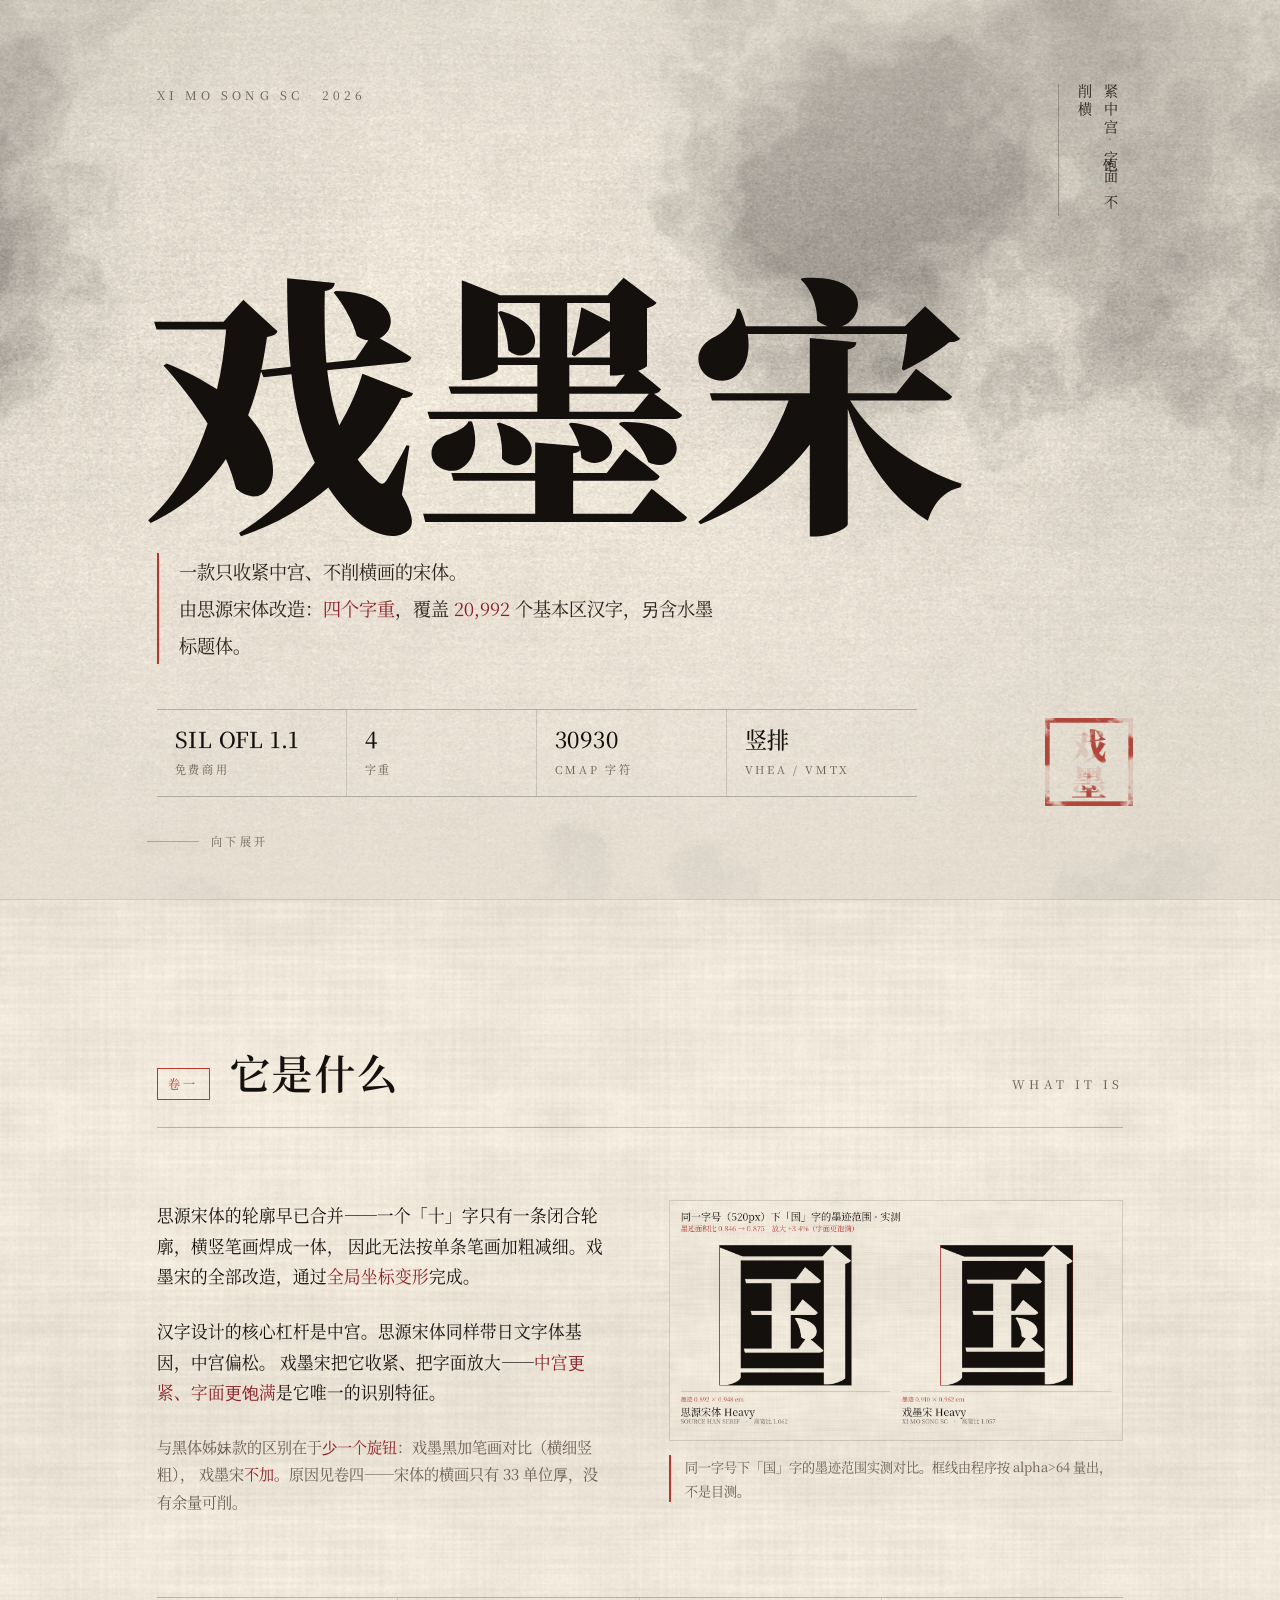
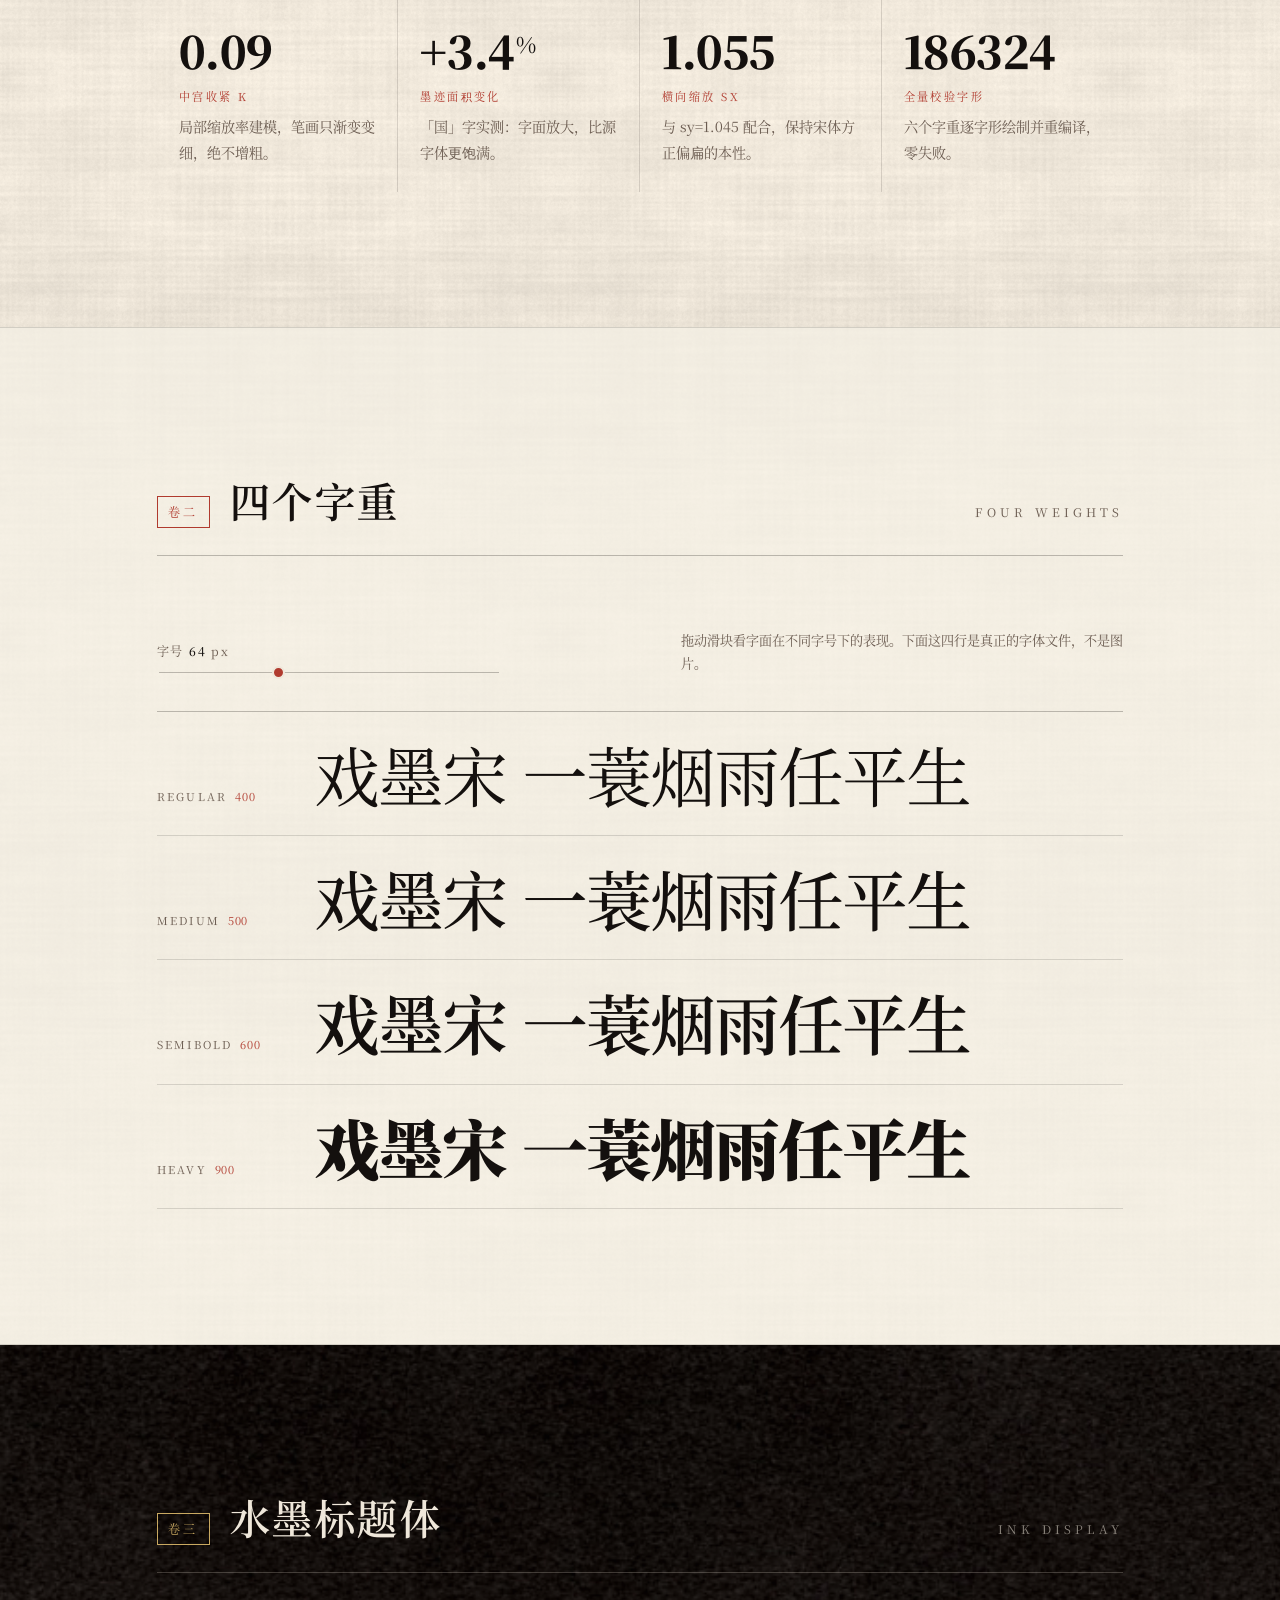
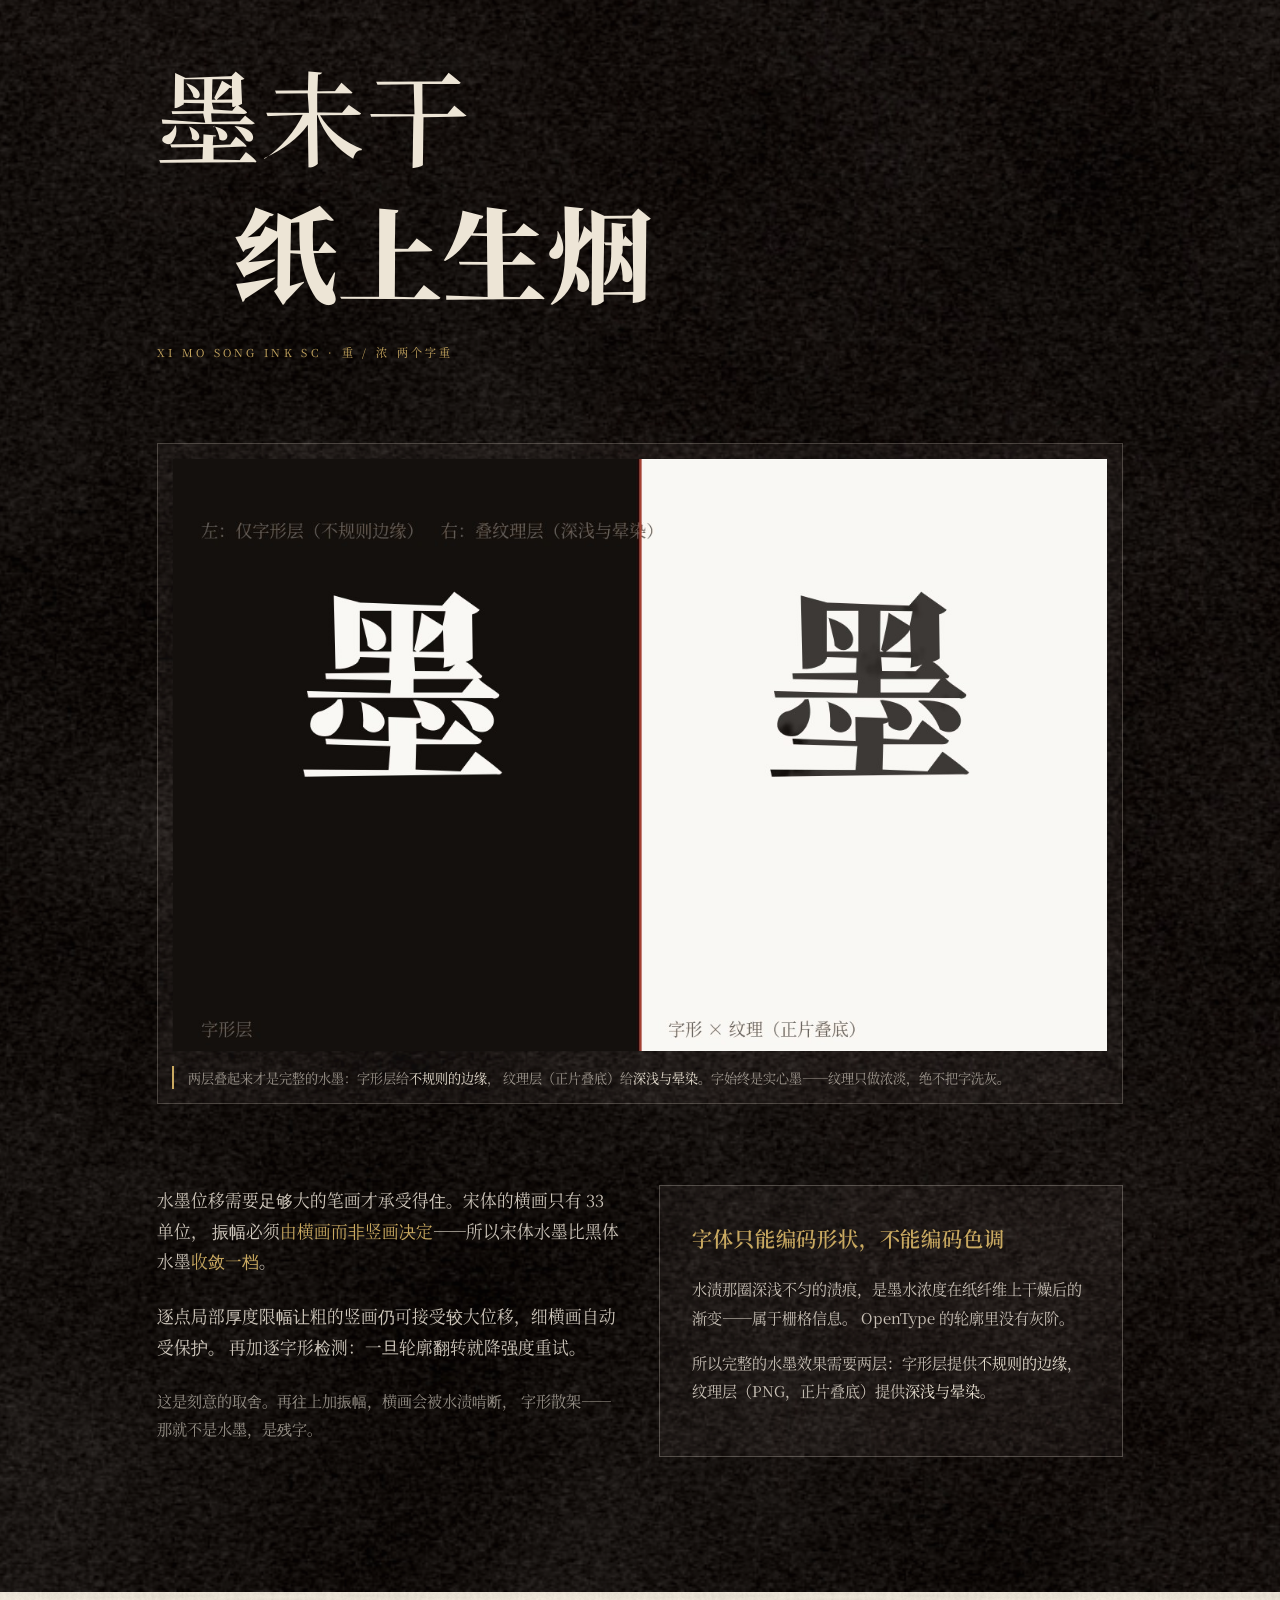
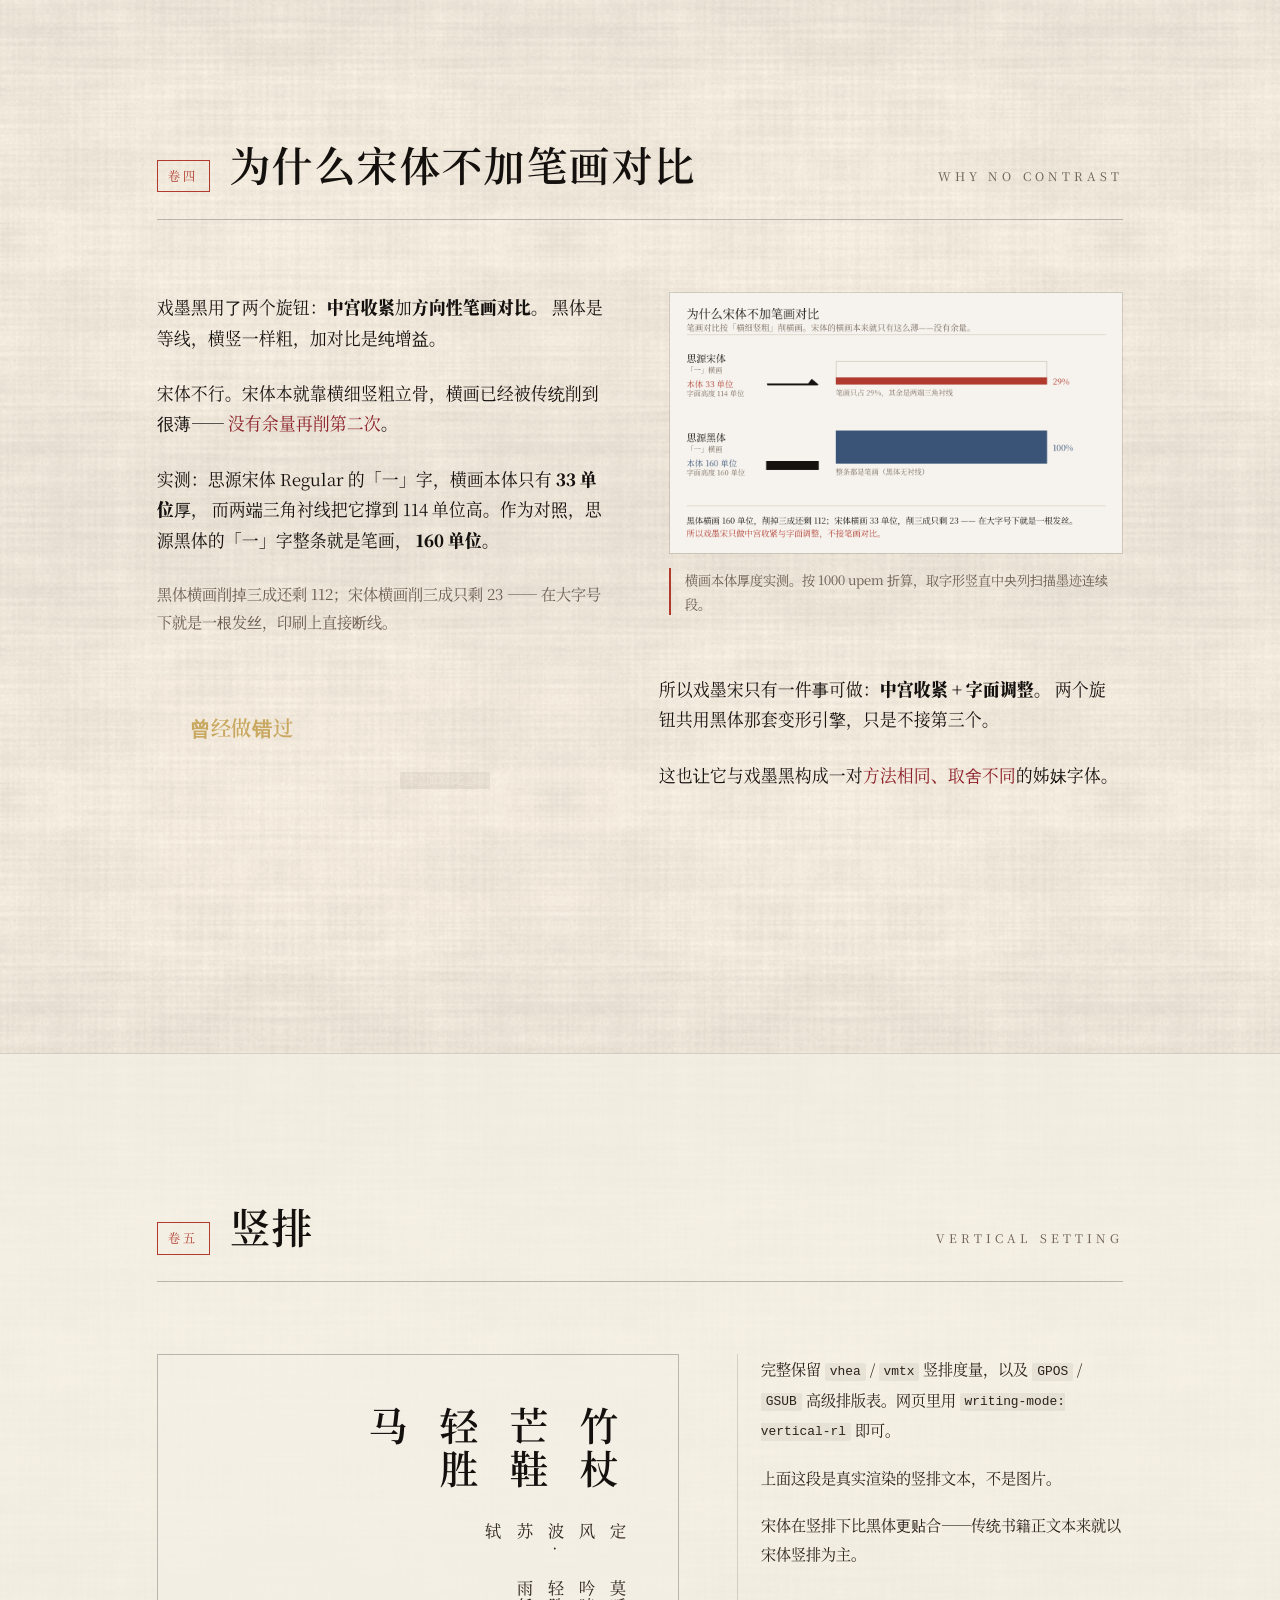
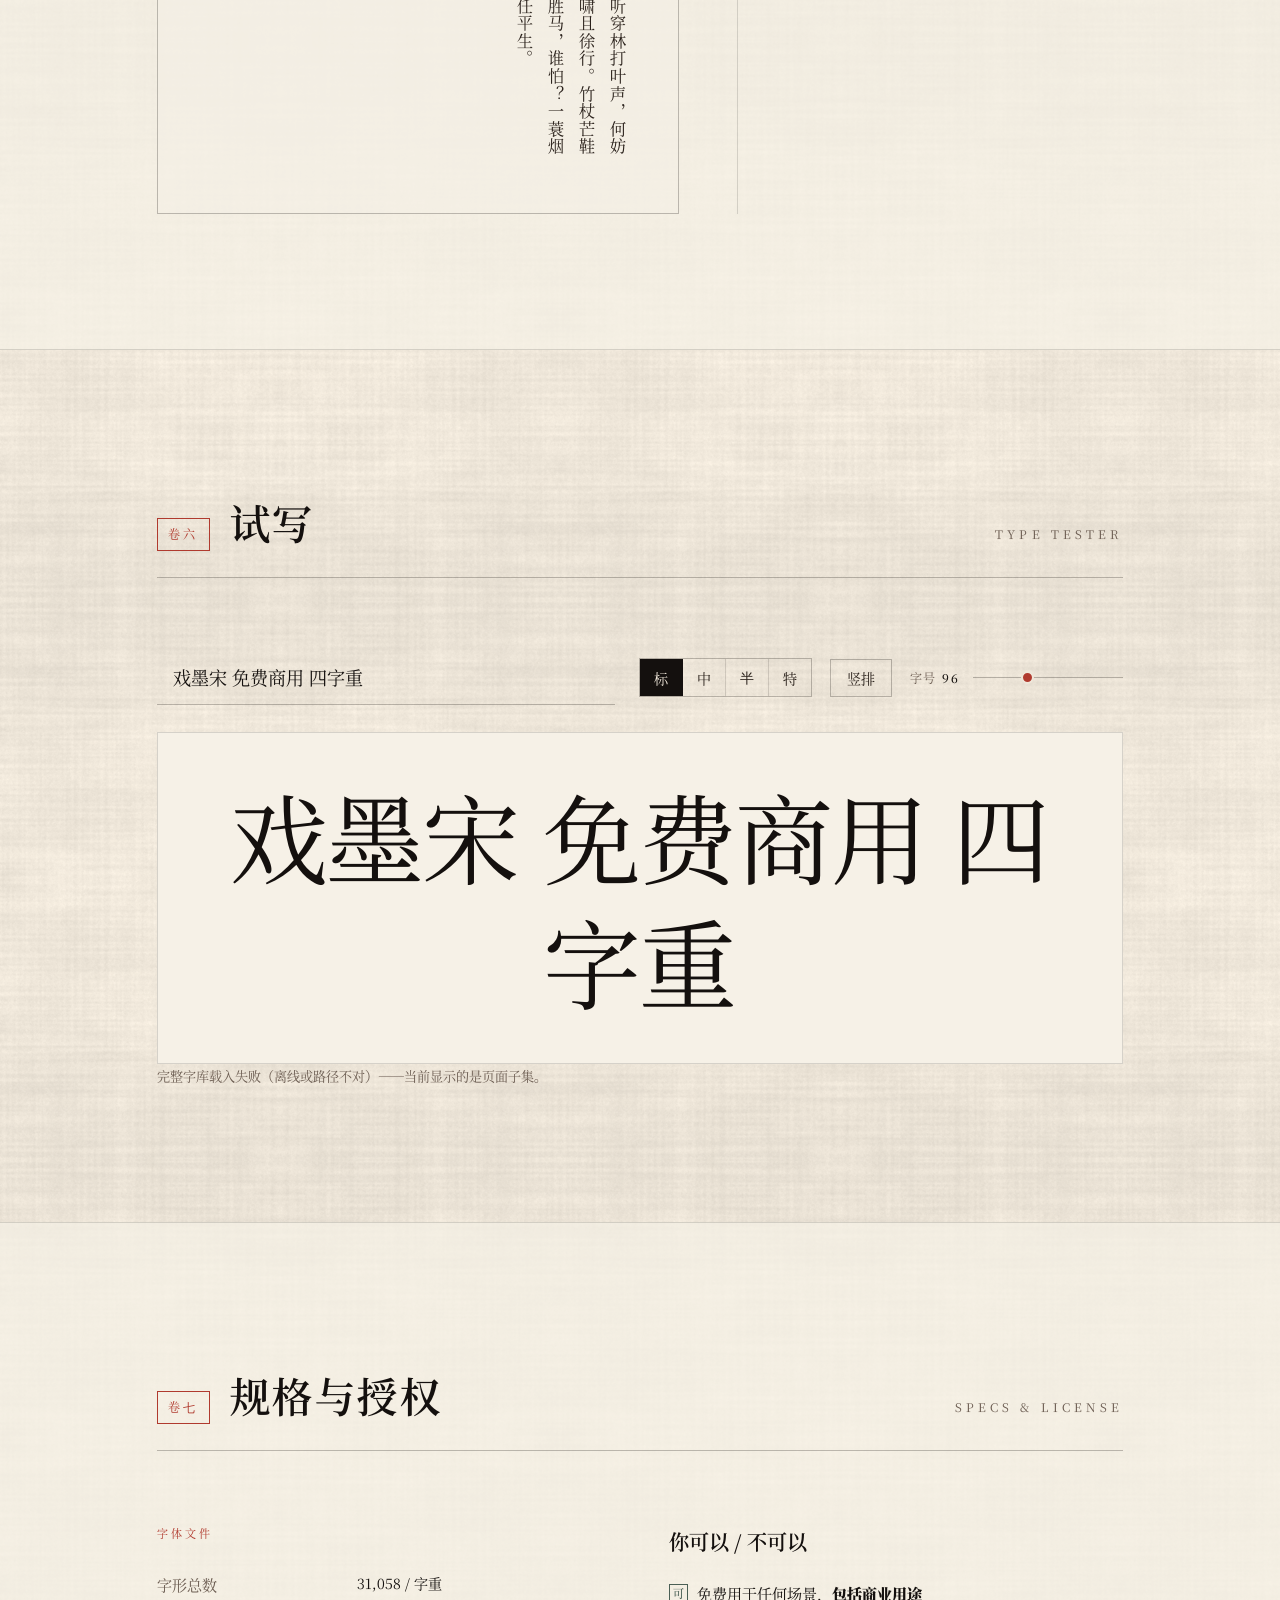
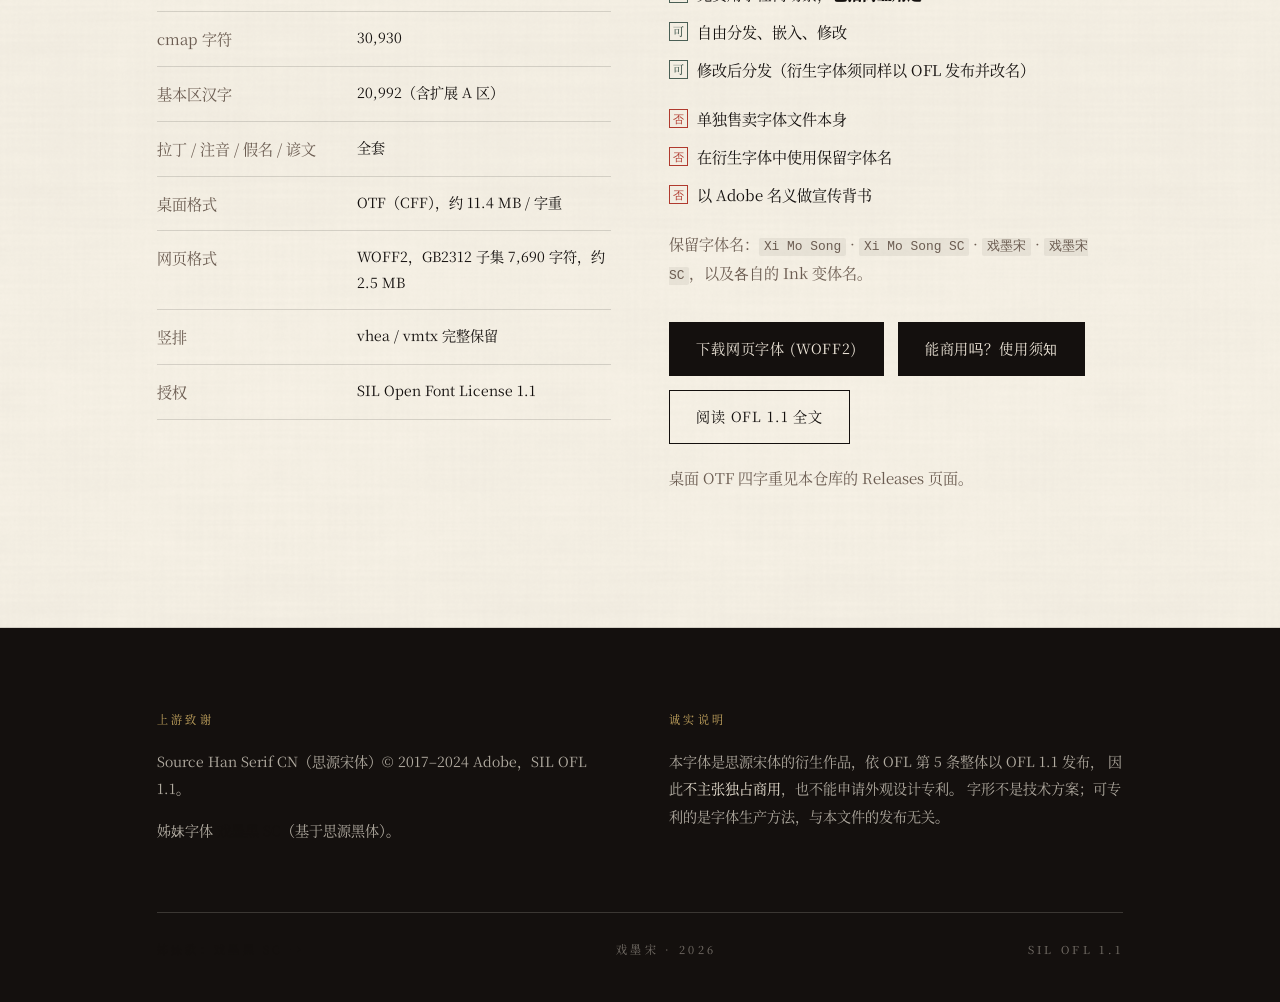
<file: index.html>
<!DOCTYPE html>
<html lang="zh-CN">
<head>
<meta charset="utf-8">
<meta name="viewport" content="width=device-width, initial-scale=1">
<title>戏墨宋 SC · 一款只收紧中宫、不削横画的宋体</title>
<meta name="description" content="戏墨宋 SC —— 基于思源宋体改造的宋体，四字重 + 水墨标题体两字重，20992 个基本区汉字，支持竖排，SIL OFL 1.1 免费商用。">
<link rel="stylesheet" href="style.css">
<link rel="preload" href="fonts/ximosong-heavy.woff2" as="font" type="font/woff2" crossorigin>
<link rel="preload" href="fonts/ximosong-regular.woff2" as="font" type="font/woff2" crossorigin>
<link rel="icon" href="img/seal.png">
</head>
<body>

<!-- ═══════════ 卷首 ═══════════ -->
<header class="hero">
  <div class="hero-bg" aria-hidden="true"></div>
  <div class="wrap hero-inner">
    <div class="hero-top">
      <span class="tag">XI MO SONG SC<span class="dot">·</span>2026</span>
      <span class="vnote">紧中宫<span class="dot">·</span>饱字面<span class="dot">·</span>不削横</span>
    </div>

    <h1 class="hero-title">戏墨宋</h1>

    <p class="hero-lede">
      一款只收紧中宫、不削横画的宋体。<br>
      由思源宋体改造：<em>四个字重</em>，覆盖 <em>20,992</em> 个基本区汉字，另含水墨标题体。
    </p>

    <ul class="hero-meta">
      <li><b>SIL OFL 1.1</b><span>免费商用</span></li>
      <li><b>4</b><span>字重</span></li>
      <li><b>30930</b><span>cmap 字符</span></li>
      <li><b>竖排</b><span>vhea / vmtx</span></li>
    </ul>

    <img class="seal" src="img/seal.png" alt="戏墨 印" width="88" height="88">
    <div class="scroll-hint" aria-hidden="true"><i></i>向下展开</div>
  </div>
</header>

<main>

<!-- ═══════════ 卷一 · 它是什么 ═══════════ -->
<section class="sec" id="about">
  <div class="wrap">
    <div class="sec-head">
      <span class="vol">卷一</span>
      <h2>它是什么</h2>
      <span class="en">WHAT IT IS</span>
    </div>

    <div class="two">
      <div class="col prose">
        <p>思源宋体的轮廓早已合并——一个「十」字只有一条闭合轮廓，横竖笔画焊成一体，
          因此无法按单条笔画加粗减细。戏墨宋的全部改造，通过<em>全局坐标变形</em>完成。</p>
        <p>汉字设计的核心杠杆是中宫。思源宋体同样带日文字体基因，中宫偏松。
          戏墨宋把它收紧、把字面放大——<em>中宫更紧、字面更饱满</em>是它唯一的识别特征。</p>
        <p class="quiet">与黑体姊妹款的区别在于<em>少一个旋钮</em>：戏墨黑加笔画对比（横细竖粗），
          戏墨宋<em>不加</em>。原因见卷四——宋体的横画只有 33 单位厚，没有余量可削。</p>
      </div>

      <div class="col">
        <figure class="fig">
          <img src="img/spec-compare.png" alt="思源宋体与戏墨宋的字面实测对比">
          <figcaption>同一字号下「国」字的墨迹范围实测对比。框线由程序按 alpha&gt;64 量出，不是目测。</figcaption>
        </figure>
      </div>
    </div>

    <div class="spec-row">
      <div class="spec">
        <span class="num">0.09</span>
        <span class="lab">中宫收紧 k</span>
        <p>局部缩放率建模，笔画只渐变变细，绝不增粗。</p>
      </div>
      <div class="spec">
        <span class="num">+3.4<span class="pc">%</span></span>
        <span class="lab">墨迹面积变化</span>
        <p>「国」字实测：字面放大，比源字体更饱满。</p>
      </div>
      <div class="spec">
        <span class="num">1.055</span>
        <span class="lab">横向缩放 sx</span>
        <p>与 sy=1.045 配合，保持宋体方正偏扁的本性。</p>
      </div>
      <div class="spec">
        <span class="num">186324</span>
        <span class="lab">全量校验字形</span>
        <p>六个字重逐字形绘制并重编译，零失败。</p>
      </div>
    </div>
  </div>
</section>

<!-- ═══════════ 卷二 · 四个字重 ═══════════ -->
<section class="sec sec-alt" id="weights">
  <div class="wrap">
    <div class="sec-head">
      <span class="vol">卷二</span>
      <h2>四个字重</h2>
      <span class="en">FOUR WEIGHTS</span>
    </div>

    <div class="controls">
      <label class="ctl">
        <span>字号 <b id="sizeOut">64</b> px</span>
        <input id="sizeRange" type="range" min="28" max="132" value="64" step="2">
      </label>
      <p class="hint">拖动滑块看字面在不同字号下的表现。下面这四行是真正的字体文件，不是图片。</p>
    </div>

    <div class="weights" id="weightsBox">
      <div class="wrow" data-w="400"><span class="wlab">Regular<i>400</i></span><p style="font-weight:400">戏墨宋 一蓑烟雨任平生</p></div>
      <div class="wrow" data-w="500"><span class="wlab">Medium<i>500</i></span><p style="font-weight:500">戏墨宋 一蓑烟雨任平生</p></div>
      <div class="wrow" data-w="600"><span class="wlab">SemiBold<i>600</i></span><p style="font-weight:600">戏墨宋 一蓑烟雨任平生</p></div>
      <div class="wrow" data-w="900"><span class="wlab">Heavy<i>900</i></span><p style="font-weight:900">戏墨宋 一蓑烟雨任平生</p></div>
    </div>
  </div>
</section>

<!-- ═══════════ 卷三 · 水墨标题体 ═══════════ -->
<section class="sec ink-sec" id="ink">
  <div class="ink-bg" aria-hidden="true"></div>
  <div class="wrap">
    <div class="sec-head light">
      <span class="vol">卷三</span>
      <h2>水墨标题体</h2>
      <span class="en">INK DISPLAY</span>
    </div>

    <div class="ink-demo">
      <p class="ink-line w600">墨未干</p>
      <p class="ink-line w900">纸上生烟</p>
      <p class="ink-note">Xi Mo Song Ink SC · 重 / 浓 两个字重</p>
    </div>

    <figure class="fig fig-ink">
      <img src="img/ink-composite.jpg" alt="水墨两层合成：字形层提供不规则边缘，纹理层提供深浅渍痕">
      <figcaption>两层叠起来才是完整的水墨：字形层给<em>不规则的边缘</em>，
        纹理层（正片叠底）给<em>深浅与晕染</em>。字始终是实心墨——纹理只做浓淡，绝不把字洗灰。</figcaption>
    </figure>

    <div class="two tight">
      <div class="col prose light">
        <p>水墨位移需要足够大的笔画才承受得住。宋体的横画只有 33 单位，
          振幅必须<em>由横画而非竖画决定</em>——所以宋体水墨比黑体水墨<em>收敛一档</em>。</p>
        <p>逐点局部厚度限幅让粗的竖画仍可接受较大位移，细横画自动受保护。
          再加逐字形检测：一旦轮廓翻转就降强度重试。</p>
        <p class="quiet">这是刻意的取舍。再往上加振幅，横画会被水渍啃断，
          字形散架——那就不是水墨，是残字。</p>
      </div>
      <div class="col">
        <div class="note-card">
          <h3>字体只能编码形状，不能编码色调</h3>
          <p>水渍那圈深浅不匀的渍痕，是墨水浓度在纸纤维上干燥后的渐变——属于栅格信息。
            OpenType 的轮廓里没有灰阶。</p>
          <p>所以完整的水墨效果需要两层：字形层提供<em>不规则的边缘</em>，
            纹理层（PNG，正片叠底）提供<em>深浅与晕染</em>。</p>
        </div>
      </div>
    </div>
  </div>
</section>

<!-- ═══════════ 卷四 · 为什么宋体不加笔画对比 ═══════════ -->
<section class="sec" id="why">
  <div class="wrap">
    <div class="sec-head">
      <span class="vol">卷四</span>
      <h2>为什么宋体不加笔画对比</h2>
      <span class="en">WHY NO CONTRAST</span>
    </div>

    <div class="two">
      <div class="col prose">
        <p>戏墨黑用了两个旋钮：<b>中宫收紧</b>加<b>方向性笔画对比</b>。
          黑体是等线，横竖一样粗，加对比是纯增益。</p>
        <p>宋体不行。宋体本就靠横细竖粗立骨，横画已经被传统削到很薄——
          <em>没有余量再削第二次</em>。</p>
        <p>实测：思源宋体 Regular 的「一」字，横画本体只有 <b>33 单位</b>厚，
          而两端三角衬线把它撑到 114 单位高。作为对照，思源黑体的「一」字整条就是笔画，
          <b>160 单位</b>。</p>
        <p class="quiet">黑体横画削掉三成还剩 112；宋体横画削三成只剩 23 ——
          在大字号下就是一根发丝，印刷上直接断线。</p>
      </div>

      <div class="col">
        <figure class="fig">
          <img src="img/stroke-measure.png" alt="宋体与黑体「一」字横画厚度实测对比">
          <figcaption>横画本体厚度实测。按 1000 upem 折算，取字形竖直中央列扫描墨迹连续段。</figcaption>
        </figure>
      </div>
    </div>

    <div class="two tight" style="margin-top:2.4rem">
      <div class="col">
        <div class="note-card">
          <h3>曾经做错过</h3>
          <p>实验台里保留了这个反面候选：<code>宋_加对比_错</code>。
            给它接上笔画对比后，横画被削成发丝，字面结构直接塌掉。</p>
          <p class="quiet">这条记录留在源码里，是为了让后来的人不必再试一次。</p>
        </div>
      </div>
      <div class="col prose">
        <p>所以戏墨宋只有一件事可做：<b>中宫收紧 + 字面调整</b>。
          两个旋钮共用黑体那套变形引擎，只是不接第三个。</p>
        <p>这也让它与戏墨黑构成一对<em>方法相同、取舍不同</em>的姊妹字体。</p>
      </div>
    </div>
  </div>
</section>

<!-- ═══════════ 卷五 · 竖排 ═══════════ -->
<section class="sec sec-alt" id="vertical">
  <div class="wrap">
    <div class="sec-head">
      <span class="vol">卷五</span>
      <h2>竖排</h2>
      <span class="en">VERTICAL SETTING</span>
    </div>

    <div class="vert-wrap">
      <div class="vert-demo">
        <p class="v-title">竹杖芒鞋轻胜马</p>
        <p class="v-body">定风波 · 苏轼</p>
        <p class="v-body">莫听穿林打叶声，何妨吟啸且徐行。竹杖芒鞋轻胜马，谁怕？一蓑烟雨任平生。</p>
      </div>
      <aside class="vert-side">
        <p>完整保留 <code>vhea</code> / <code>vmtx</code> 竖排度量，以及 <code>GPOS</code> /
          <code>GSUB</code> 高级排版表。网页里用 <code>writing-mode: vertical-rl</code> 即可。</p>
        <p class="quiet">上面这段是真实渲染的竖排文本，不是图片。</p>
        <p class="quiet">宋体在竖排下比黑体更贴合——传统书籍正文本来就以宋体竖排为主。</p>
      </aside>
    </div>
  </div>
</section>

<!-- ═══════════ 卷六 · 试写 ═══════════ -->
<section class="sec" id="try">
  <div class="wrap">
    <div class="sec-head">
      <span class="vol">卷六</span>
      <h2>试写</h2>
      <span class="en">TYPE TESTER</span>
    </div>

    <div class="try-bar">
      <input id="tryInput" type="text" value="戏墨宋 免费商用 四字重" aria-label="试写内容" maxlength="40">
      <div class="try-ctl">
        <div class="seg" id="tryWeights" role="group" aria-label="字重">
          <button data-w="400" class="on">标</button><button data-w="500">中</button><button data-w="600">半</button><button data-w="900">特</button>
        </div>
        <button class="seg-toggle" id="tryDir" aria-pressed="false">竖排</button>
        <label class="ctl inline"><span>字号 <b id="trySizeOut">96</b></span>
          <input id="trySize" type="range" min="40" max="200" value="96" step="2"></label>
      </div>
    </div>

    <div class="try-stage" id="tryStage">
      <p class="try-text" id="tryText">戏墨宋 免费商用 四字重</p>
    </div>

    <p class="hint" id="tryHint">正在按需载入 GB2312 完整字库（约 2.5 MB）——载入前显示的是页面子集。</p>
  </div>
</section>

<!-- ═══════════ 卷七 · 规格与授权 ═══════════ -->
<section class="sec sec-alt" id="spec">
  <div class="wrap">
    <div class="sec-head">
      <span class="vol">卷七</span>
      <h2>规格与授权</h2>
      <span class="en">SPECS &amp; LICENSE</span>
    </div>

    <div class="two">
      <div class="col">
        <table class="spec-table">
          <caption>字体文件</caption>
          <tbody>
            <tr><th>字形总数</th><td>31,058 / 字重</td></tr>
            <tr><th>cmap 字符</th><td>30,930</td></tr>
            <tr><th>基本区汉字</th><td>20,992（含扩展 A 区）</td></tr>
            <tr><th>拉丁 / 注音 / 假名 / 谚文</th><td>全套</td></tr>
            <tr><th>桌面格式</th><td>OTF（CFF），约 11.4 MB / 字重</td></tr>
            <tr><th>网页格式</th><td>WOFF2，GB2312 子集 7,690 字符，约 2.5 MB</td></tr>
            <tr><th>竖排</th><td>vhea / vmtx 完整保留</td></tr>
            <tr><th>授权</th><td>SIL Open Font License 1.1</td></tr>
          </tbody>
        </table>
      </div>

      <div class="col">
        <div class="license">
          <h3>你可以 / 不可以</h3>
          <ul class="yes">
            <li>免费用于任何场景，<b>包括商业用途</b></li>
            <li>自由分发、嵌入、修改</li>
            <li>修改后分发（衍生字体须同样以 OFL 发布并改名）</li>
          </ul>
          <ul class="no">
            <li>单独售卖字体文件本身</li>
            <li>在衍生字体中使用保留字体名</li>
            <li>以 Adobe 名义做宣传背书</li>
          </ul>
          <p class="quiet">保留字体名：<code>Xi Mo Song</code> · <code>Xi Mo Song SC</code> ·
            <code>戏墨宋</code> · <code>戏墨宋 SC</code>，以及各自的 Ink 变体名。</p>
        </div>

        <div class="dl">
          <a class="btn" href="fonts/full-ximosong-regular.woff2" download>下载网页字体 (WOFF2)</a>
          <a class="btn" href="使用须知.html">能商用吗？使用须知</a>
          <a class="btn ghost" href="OFL.txt" target="_blank" rel="noopener">阅读 OFL 1.1 全文</a>
          <p class="quiet">桌面 OTF 四字重见本仓库的 Releases 页面。</p>
        </div>
      </div>
    </div>
  </div>
</section>

</main>

<footer class="foot">
  <div class="wrap">
    <div class="foot-grid">
      <div>
        <h4>上游致谢</h4>
        <p>Source Han Serif CN（思源宋体）© 2017–2024 Adobe，SIL OFL 1.1。</p>
        <p>姊妹字体 <a href="https://okko10086.github.io/ximohei/">戏墨黑 SC</a>（基于思源黑体）。</p>
      </div>
      <div>
        <h4>诚实说明</h4>
        <p>本字体是思源宋体的衍生作品，依 OFL 第 5 条整体以 OFL 1.1 发布，
          因此<b>不主张独占商用</b>，也不能申请外观设计专利。
          字形不是技术方案；可专利的是字体生产方法，与本文件的发布无关。</p>
      </div>
    </div>
    <div class="foot-line">
      <span><a href="https://okko10086.github.io/ximohei/">姊妹款：戏墨黑 SC →</a></span>
      <span>戏墨宋 · 2026</span>
      <span>SIL OFL 1.1</span>
    </div>
  </div>
</footer>

<script src="script.js"></script>
</body>
</html>
</file>
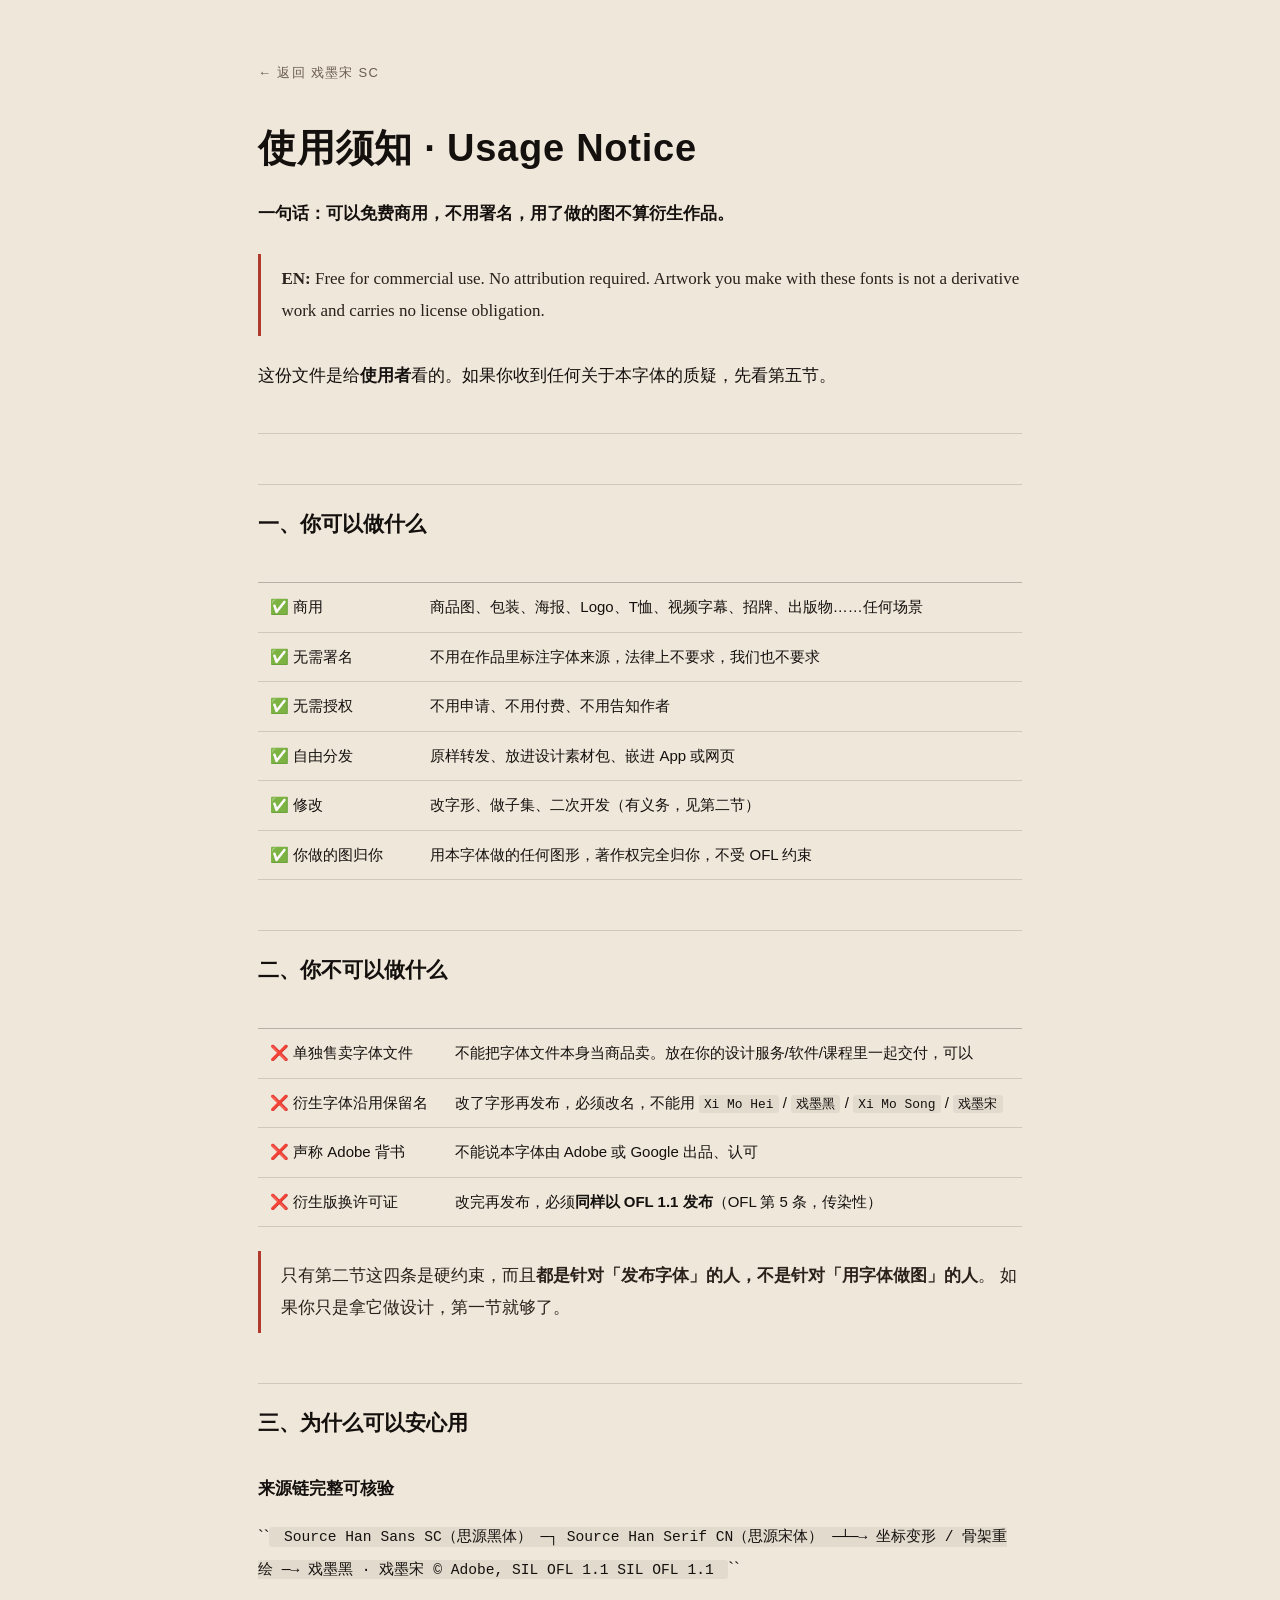
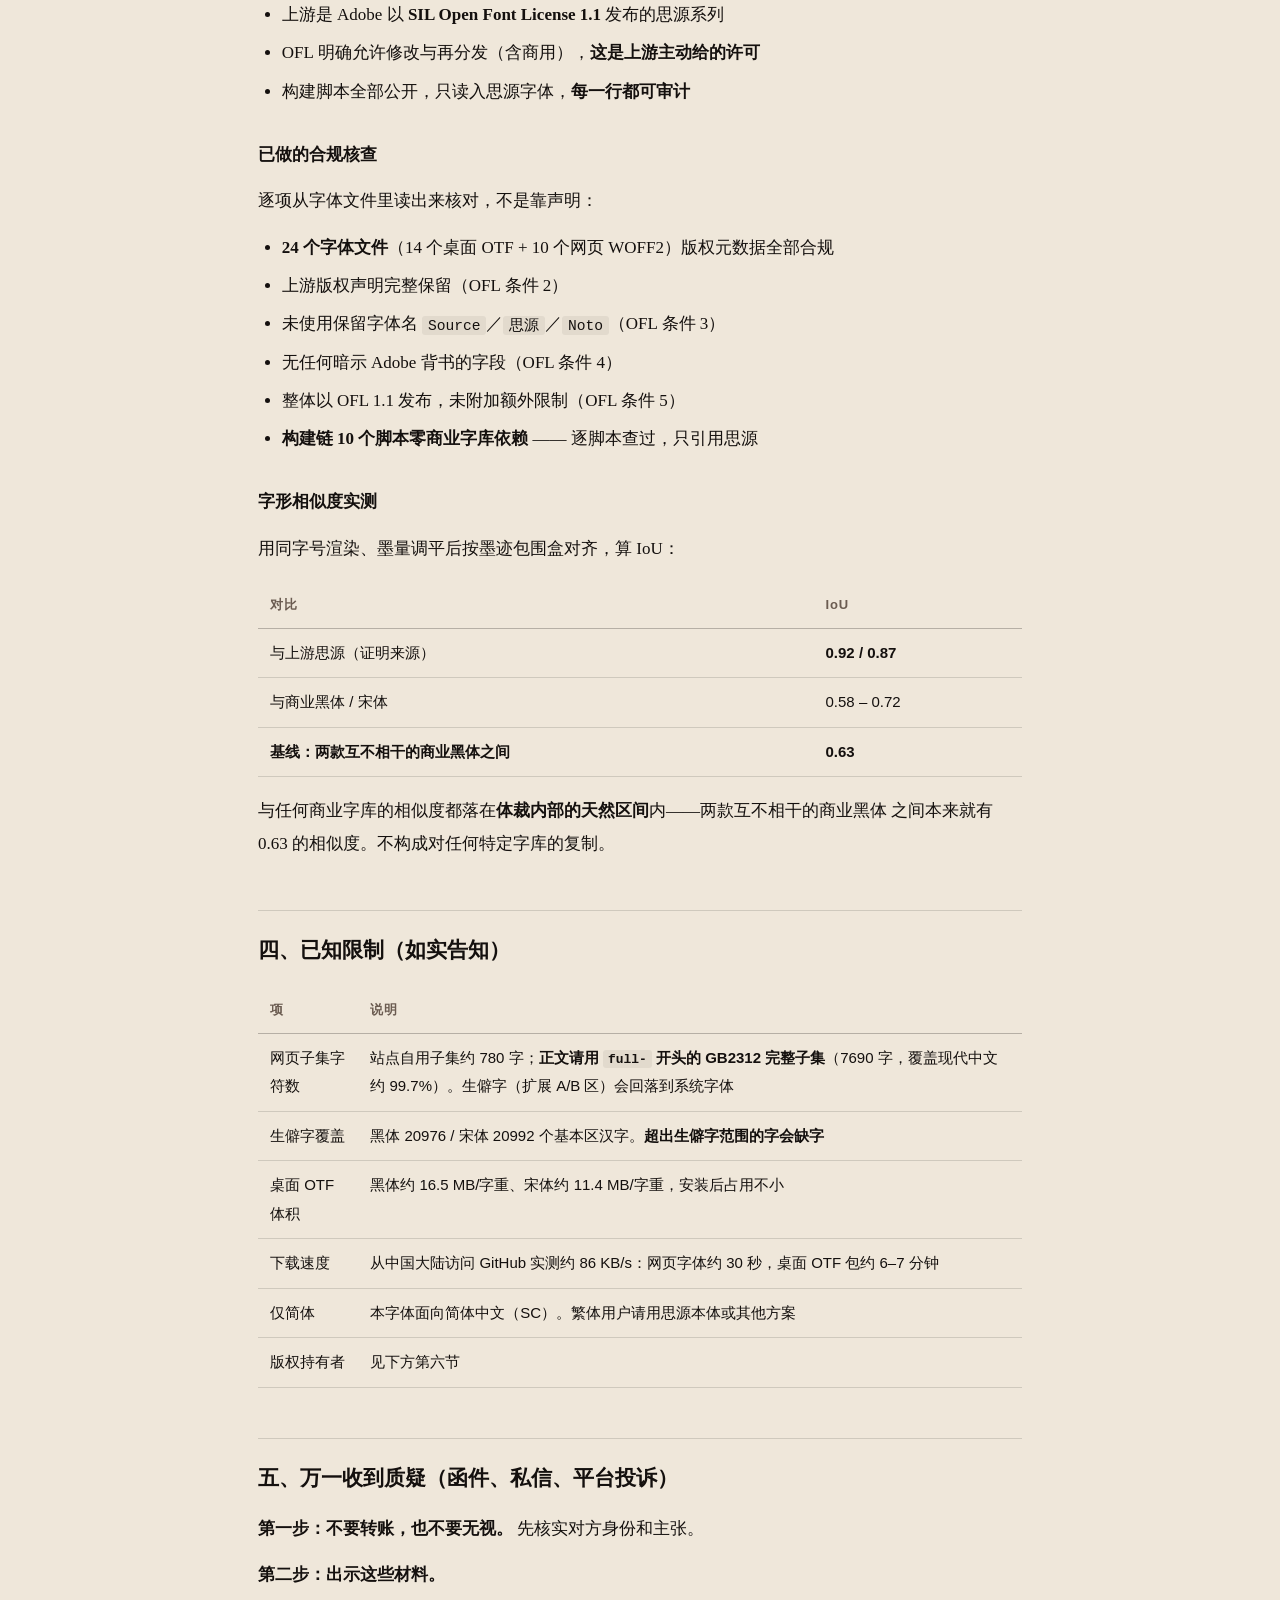
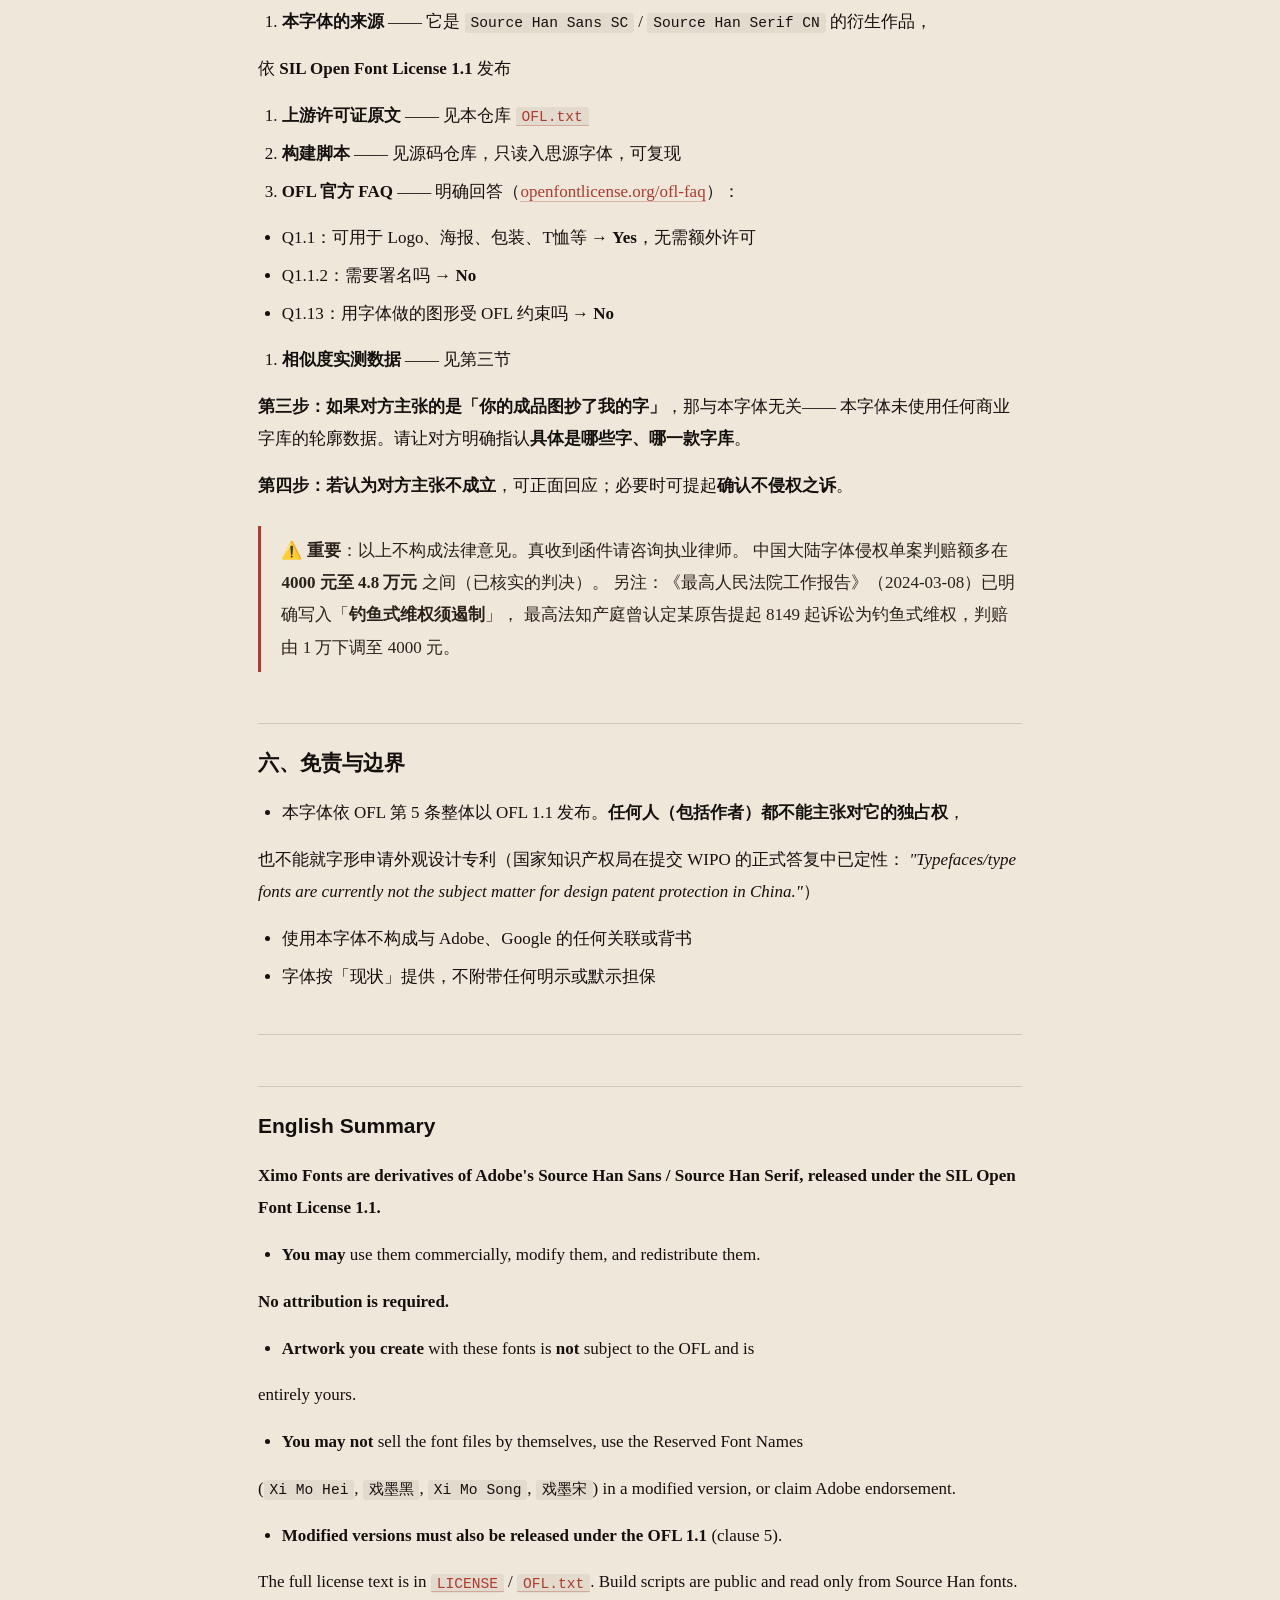
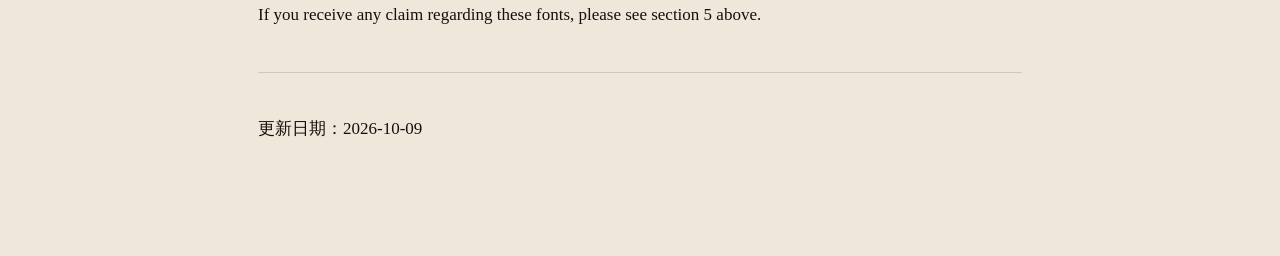
<file: 使用须知.html>
<!DOCTYPE html>
<html lang="zh-CN">
<head>
<meta charset="utf-8">
<meta name="viewport" content="width=device-width, initial-scale=1">
<title>使用须知 · 戏墨宋 SC</title>
<meta name="description" content="戏墨字体能不能商用、要不要署名、收到质疑怎么办。">
<link rel="icon" href="img/seal.png">
<style>
:root{--paper:#EFE7DA;--paper2:#F6F1E7;--ink:#14100E;--ink2:#2A211B;
--ink3:#6B5C51;--red:#B03A2E;--line:rgba(20,16,14,.14);
--song:'Songti SC','Source Han Serif SC',STSong,SimSun,serif;
--hei:-apple-system,'PingFang SC','Microsoft YaHei',sans-serif}
*{box-sizing:border-box}
body{margin:0;background:var(--paper);color:var(--ink);
 font-family:var(--song);font-size:17px;line-height:1.9;
 -webkit-font-smoothing:antialiased}
.wrap{max-width:820px;margin:0 auto;padding:56px 28px 96px}
h1{font-family:var(--hei);font-size:clamp(26px,4vw,38px);font-weight:700;
 margin:0 0 6px;letter-spacing:.02em}
h2{font-family:var(--hei);font-size:21px;font-weight:600;margin:2.4em 0 .7em;
 padding-top:.9em;border-top:1px solid var(--line)}
h3{font-family:var(--hei);font-size:17px;font-weight:600;margin:1.8em 0 .5em}
h4{font-family:var(--hei);font-size:15px;font-weight:600;margin:1.4em 0 .4em;color:var(--ink2)}
p{margin:.85em 0}
a{color:var(--red);text-decoration:none;border-bottom:1px solid rgba(176,58,46,.3)}
a:hover{border-bottom-color:var(--red)}
code{font-family:ui-monospace,SFMono-Regular,Menlo,monospace;font-size:.86em;
 background:rgba(20,16,14,.06);padding:.12em .4em;border-radius:3px}
hr{border:0;border-top:1px solid var(--line);margin:2.4em 0}
blockquote{margin:1.4em 0;padding:.5em 0 .5em 1.2em;border-left:3px solid var(--red);
 color:var(--ink2)}
blockquote p{margin:.4em 0}
table{width:100%;border-collapse:collapse;margin:1.2em 0;font-size:15px;
 font-family:var(--hei)}
th,td{text-align:left;padding:10px 12px;border-bottom:1px solid var(--line);
 vertical-align:top}
th{font-weight:600;color:var(--ink3);font-size:13px;letter-spacing:.06em;
 border-bottom:1px solid rgba(20,16,14,.26)}
ul,ol{margin:.8em 0;padding-left:1.4em}
li{margin:.35em 0}
strong{font-weight:700}
.back{display:inline-block;font-family:var(--hei);font-size:13px;letter-spacing:.1em;
 color:var(--ink3);border:0;margin-bottom:2em}
.back:hover{color:var(--red)}
</style>
</head>
<body>
<div class="wrap">
<a class="back" href="./">← 返回 戏墨宋 SC</a>
<h1>使用须知 · Usage Notice</h1>
<p><strong>一句话：可以免费商用，不用署名，用了做的图不算衍生作品。</strong></p>
<blockquote><strong>EN:</strong> Free for commercial use. No attribution required. Artwork you make with these fonts is not a derivative work and carries no license obligation.</blockquote>
<p>这份文件是给<strong>使用者</strong>看的。如果你收到任何关于本字体的质疑，先看第五节。</p>
<hr>
<h2>一、你可以做什么</h2>
<table><thead><tr><th></th><th></th></tr></thead><tbody><tr><td>✅ 商用</td><td>商品图、包装、海报、Logo、T恤、视频字幕、招牌、出版物……任何场景</td></tr><tr><td>✅ 无需署名</td><td>不用在作品里标注字体来源，法律上不要求，我们也不要求</td></tr><tr><td>✅ 无需授权</td><td>不用申请、不用付费、不用告知作者</td></tr><tr><td>✅ 自由分发</td><td>原样转发、放进设计素材包、嵌进 App 或网页</td></tr><tr><td>✅ 修改</td><td>改字形、做子集、二次开发（有义务，见第二节）</td></tr><tr><td>✅ 你做的图归你</td><td>用本字体做的任何图形，著作权完全归你，不受 OFL 约束</td></tr></tbody></table>
<h2>二、你不可以做什么</h2>
<table><thead><tr><th></th><th></th></tr></thead><tbody><tr><td>❌ 单独售卖字体文件</td><td>不能把字体文件本身当商品卖。放在你的设计服务/软件/课程里一起交付，可以</td></tr><tr><td>❌ 衍生字体沿用保留名</td><td>改了字形再发布，必须改名，不能用 <code>Xi Mo Hei</code> / <code>戏墨黑</code> / <code>Xi Mo Song</code> / <code>戏墨宋</code></td></tr><tr><td>❌ 声称 Adobe 背书</td><td>不能说本字体由 Adobe 或 Google 出品、认可</td></tr><tr><td>❌ 衍生版换许可证</td><td>改完再发布，必须<strong>同样以 OFL 1.1 发布</strong>（OFL 第 5 条，传染性）</td></tr></tbody></table>
<blockquote>只有第二节这四条是硬约束，而且<strong>都是针对「发布字体」的人，不是针对「用字体做图」的人</strong>。 如果你只是拿它做设计，第一节就够了。</blockquote>
<h2>三、为什么可以安心用</h2>
<h3>来源链完整可核验</h3>
<p>``<code> Source Han Sans SC（思源黑体）  ─┐ Source Han Serif CN（思源宋体） ─┴─→ 坐标变形 / 骨架重绘 ─→ 戏墨黑 · 戏墨宋 © Adobe, SIL OFL 1.1                                      SIL OFL 1.1 </code>``</p>
<ul><li>上游是 Adobe 以 <strong>SIL Open Font License 1.1</strong> 发布的思源系列</li><li>OFL 明确允许修改与再分发（含商用），<strong>这是上游主动给的许可</strong></li><li>构建脚本全部公开，只读入思源字体，<strong>每一行都可审计</strong></li></ul>
<h3>已做的合规核查</h3>
<p>逐项从字体文件里读出来核对，不是靠声明：</p>
<ul><li><strong>24 个字体文件</strong>（14 个桌面 OTF + 10 个网页 WOFF2）版权元数据全部合规</li><li>上游版权声明完整保留（OFL 条件 2）</li><li>未使用保留字体名 <code>Source</code>／<code>思源</code>／<code>Noto</code>（OFL 条件 3）</li><li>无任何暗示 Adobe 背书的字段（OFL 条件 4）</li><li>整体以 OFL 1.1 发布，未附加额外限制（OFL 条件 5）</li><li><strong>构建链 10 个脚本零商业字库依赖</strong> —— 逐脚本查过，只引用思源</li></ul>
<h3>字形相似度实测</h3>
<p>用同字号渲染、墨量调平后按墨迹包围盒对齐，算 IoU：</p>
<table><thead><tr><th>对比</th><th>IoU</th></tr></thead><tbody><tr><td>与上游思源（证明来源）</td><td><strong>0.92 / 0.87</strong></td></tr><tr><td>与商业黑体 / 宋体</td><td>0.58 – 0.72</td></tr><tr><td><strong>基线：两款互不相干的商业黑体之间</strong></td><td><strong>0.63</strong></td></tr></tbody></table>
<p>与任何商业字库的相似度都落在<strong>体裁内部的天然区间</strong>内——两款互不相干的商业黑体 之间本来就有 0.63 的相似度。不构成对任何特定字库的复制。</p>
<h2>四、已知限制（如实告知）</h2>
<table><thead><tr><th>项</th><th>说明</th></tr></thead><tbody><tr><td>网页子集字符数</td><td>站点自用子集约 780 字；<strong>正文请用 <code>full-</code> 开头的 GB2312 完整子集</strong>（7690 字，覆盖现代中文约 99.7%）。生僻字（扩展 A/B 区）会回落到系统字体</td></tr><tr><td>生僻字覆盖</td><td>黑体 20976 / 宋体 20992 个基本区汉字。<strong>超出生僻字范围的字会缺字</strong></td></tr><tr><td>桌面 OTF 体积</td><td>黑体约 16.5 MB/字重、宋体约 11.4 MB/字重，安装后占用不小</td></tr><tr><td>下载速度</td><td>从中国大陆访问 GitHub 实测约 86 KB/s：网页字体约 30 秒，桌面 OTF 包约 6–7 分钟</td></tr><tr><td>仅简体</td><td>本字体面向简体中文（SC）。繁体用户请用思源本体或其他方案</td></tr><tr><td>版权持有者</td><td>见下方第六节</td></tr></tbody></table>
<h2>五、万一收到质疑（函件、私信、平台投诉）</h2>
<p><strong>第一步：不要转账，也不要无视。</strong> 先核实对方身份和主张。</p>
<p><strong>第二步：出示这些材料。</strong></p>
<ol><li><strong>本字体的来源</strong> —— 它是 <code>Source Han Sans SC</code> / <code>Source Han Serif CN</code> 的衍生作品，</li></ol>
<p>依 <strong>SIL Open Font License 1.1</strong> 发布</p>
<ol><li><strong>上游许可证原文</strong> —— 见本仓库 <a href="OFL.txt"><code>OFL.txt</code></a></li><li><strong>构建脚本</strong> —— 见源码仓库，只读入思源字体，可复现</li><li><strong>OFL 官方 FAQ</strong> —— 明确回答（<a href="https://openfontlicense.org/ofl-faq/">openfontlicense.org/ofl-faq</a>）：</li></ol>
<ul><li>Q1.1：可用于 Logo、海报、包装、T恤等 → <strong>Yes</strong>，无需额外许可</li><li>Q1.1.2：需要署名吗 → <strong>No</strong></li><li>Q1.13：用字体做的图形受 OFL 约束吗 → <strong>No</strong></li></ul>
<ol><li><strong>相似度实测数据</strong> —— 见第三节</li></ol>
<p><strong>第三步：如果对方主张的是「你的成品图抄了我的字」</strong>，那与本字体无关—— 本字体未使用任何商业字库的轮廓数据。请让对方明确指认<strong>具体是哪些字、哪一款字库</strong>。</p>
<p><strong>第四步：若认为对方主张不成立</strong>，可正面回应；必要时可提起<strong>确认不侵权之诉</strong>。</p>
<blockquote>⚠️ <strong>重要</strong>：以上不构成法律意见。真收到函件请咨询执业律师。 中国大陆字体侵权单案判赔额多在 <strong>4000 元至 4.8 万元</strong> 之间（已核实的判决）。 另注：《最高人民法院工作报告》（2024-03-08）已明确写入「<strong>钓鱼式维权须遏制</strong>」， 最高法知产庭曾认定某原告提起 8149 起诉讼为钓鱼式维权，判赔由 1 万下调至 4000 元。</blockquote>
<h2>六、免责与边界</h2>
<ul><li>本字体依 OFL 第 5 条整体以 OFL 1.1 发布。<strong>任何人（包括作者）都不能主张对它的独占权</strong>，</li></ul>
<p>也不能就字形申请外观设计专利（国家知识产权局在提交 WIPO 的正式答复中已定性： <em>"Typefaces/type fonts are currently not the subject matter for design patent protection in China."</em>）</p>
<ul><li>使用本字体不构成与 Adobe、Google 的任何关联或背书</li><li>字体按「现状」提供，不附带任何明示或默示担保</li></ul>
<hr>
<h2>English Summary</h2>
<p><strong>Ximo Fonts are derivatives of Adobe's Source Han Sans / Source Han Serif, released under the SIL Open Font License 1.1.</strong></p>
<ul><li><strong>You may</strong> use them commercially, modify them, and redistribute them.</li></ul>
<p><strong>No attribution is required.</strong></p>
<ul><li><strong>Artwork you create</strong> with these fonts is <strong>not</strong> subject to the OFL and is</li></ul>
<p>entirely yours.</p>
<ul><li><strong>You may not</strong> sell the font files by themselves, use the Reserved Font Names</li></ul>
<p>(<code>Xi Mo Hei</code>, <code>戏墨黑</code>, <code>Xi Mo Song</code>, <code>戏墨宋</code>) in a modified version, or claim Adobe endorsement.</p>
<ul><li><strong>Modified versions must also be released under the OFL 1.1</strong> (clause 5).</li></ul>
<p>The full license text is in <a href="LICENSE"><code>LICENSE</code></a> / <a href="OFL.txt"><code>OFL.txt</code></a>. Build scripts are public and read only from Source Han fonts. If you receive any claim regarding these fonts, please see section 5 above.</p>
<hr>
<p>更新日期：2026-10-09</p>
</div>
</body>
</html>
</file>
<file: style.css>
/* ══════════════════════════════════════════════════════════════
   戏墨宋 SC · 字体发售落地页
   设计语言：宣纸底 + 墨 + 朱砂点缀；骨架不动的长卷
   中文行距 1.9×、字号模数 1.333、版心 1120px
   ══════════════════════════════════════════════════════════════ */

/* ── 字体 ─────────────────────────────────────────────────── */
@font-face{font-family:'Xi Mo Song SC';src:url('fonts/ximosong-regular.woff2') format('woff2');font-weight:400;font-display:swap}
@font-face{font-family:'Xi Mo Song SC';src:url('fonts/ximosong-medium.woff2') format('woff2');font-weight:500;font-display:swap}
@font-face{font-family:'Xi Mo Song SC';src:url('fonts/ximosong-semibold.woff2') format('woff2');font-weight:600;font-display:swap}
@font-face{font-family:'Xi Mo Song SC';src:url('fonts/ximosong-heavy.woff2') format('woff2');font-weight:900;font-display:swap}
@font-face{font-family:'Xi Mo Ink Song SC';src:url('fonts/ximosongink-semibold.woff2') format('woff2');font-weight:600;font-display:swap}
@font-face{font-family:'Xi Mo Ink Song SC';src:url('fonts/ximosongink-heavy.woff2') format('woff2');font-weight:900;font-display:swap}

:root{
  --paper:#EFE7DA; --paper2:#F6F1E7; --ink:#14100E; --ink2:#2A211B; --ink3:#6B5C51;
  --red:#B03A2E; --red-d:#8C1F28; --gold:#C9A961; --green:#4A5F55;
  --line:rgba(20,16,14,.14); --line2:rgba(20,16,14,.26);
  --hei:'Xi Mo Song SC','Songti SC','Source Han Serif SC','Noto Serif SC',STSong,SimSun,serif;
  --song:'Xi Mo Song SC','Songti SC','Source Han Serif SC','Noto Serif SC',STSong,SimSun,serif;
  --max:1120px;
}

*{box-sizing:border-box}
html{scroll-behavior:smooth}
body{
  margin:0;color:var(--ink);background:var(--paper);
  font-family:var(--song);font-weight:350;font-size:16.5px;line-height:1.85;
  -webkit-font-smoothing:antialiased;
  background-image:url('img/paper-tile.png');background-size:560px 560px;
}
img{max-width:100%;display:block}
a{color:var(--ink);text-decoration:none}
em{font-style:normal;color:var(--red-d)}
code{font-family:ui-monospace,SFMono-Regular,Menlo,monospace;font-size:.86em;
  background:rgba(20,16,14,.06);padding:.1em .38em;border-radius:2px}
.wrap{max-width:var(--max);margin:0 auto;padding:0 6%}
.quiet{color:var(--ink3);font-size:15px}
.dot{opacity:.4;margin:0 .45em}

/* ── 卷首 ─────────────────────────────────────────────────── */
.hero{position:relative;min-height:100svh;display:flex;align-items:center;overflow:hidden;
  border-bottom:1px solid var(--line)}
.hero-bg{position:absolute;inset:0;background:url('img/hero.jpg') center/cover no-repeat;
  opacity:.92}
.hero-bg::after{content:'';position:absolute;inset:0;
  background:linear-gradient(180deg,rgba(239,231,218,.42),rgba(239,231,218,.06) 40%,rgba(239,231,218,.72))}
.hero-inner{position:relative;width:100%;padding-top:8vh;padding-bottom:10vh}

.hero-top{display:flex;justify-content:space-between;align-items:flex-start;margin-bottom:6vh}
.tag,.en{font-family:var(--hei);font-weight:300;font-size:12px;letter-spacing:.34em;
  text-transform:uppercase;color:var(--ink3)}
.vnote{font-family:var(--song);font-size:14px;letter-spacing:.28em;color:var(--ink2);
  writing-mode:vertical-rl;border-left:1px solid var(--line2);padding-left:12px;height:132px}

.hero-title{
  font-family:var(--hei);font-weight:900;color:var(--ink);
  font-size:clamp(104px,21vw,300px);line-height:.92;letter-spacing:.02em;
  margin:0 0 4vh;text-indent:-.04em;
}
.hero-lede{font-size:clamp(15px,1.5vw,18px);line-height:2.05;color:var(--ink2);
  max-width:31em;margin:0 0 5vh;border-left:2px solid var(--red);padding-left:20px}

.hero-meta{list-style:none;display:flex;flex-wrap:wrap;gap:0;margin:0;padding:0;
  border-top:1px solid var(--line2);border-bottom:1px solid var(--line2);max-width:760px}
.hero-meta li{flex:1 1 140px;padding:16px 18px 14px;border-right:1px solid var(--line)}
.hero-meta li:last-child{border-right:0}
.hero-meta b{display:block;font-family:var(--hei);font-weight:500;font-size:22px;
  letter-spacing:.02em;line-height:1.2}
.hero-meta span{font-family:var(--hei);font-weight:300;font-size:11px;letter-spacing:.24em;
  text-transform:uppercase;color:var(--ink3)}

.seal{position:absolute;right:6%;bottom:9vh;width:88px;height:88px;opacity:.92;
  filter:saturate(.96)}
.scroll-hint{position:absolute;left:6%;bottom:4vh;font-family:var(--hei);font-weight:300;
  font-size:11px;letter-spacing:.3em;color:var(--ink3);display:flex;align-items:center;gap:12px}
.scroll-hint i{width:52px;height:1px;background:var(--line2);display:block;position:relative;overflow:hidden}
.scroll-hint i::after{content:'';position:absolute;inset:0;background:var(--red);
  transform:translateX(-100%);animation:sweep 2.6s ease-in-out infinite}
@keyframes sweep{0%{transform:translateX(-100%)}55%{transform:translateX(0)}100%{transform:translateX(100%)}}

/* ── 章节骨架（骨架写死，只换内容）──────────────────────────── */
.sec{padding:15vh 0;position:relative}
.sec-alt{background:rgba(246,241,231,.72);border-top:1px solid var(--line);
  border-bottom:1px solid var(--line)}
.sec-head{display:flex;align-items:baseline;gap:20px;margin-bottom:8vh;
  border-bottom:1px solid var(--line2);padding-bottom:18px}
.vol{font-family:var(--hei);font-weight:400;font-size:12px;letter-spacing:.3em;
  color:var(--red);border:1px solid var(--red);padding:4px 10px;white-space:nowrap}
.sec-head h2{font-family:var(--song);font-weight:600;font-size:clamp(26px,3.4vw,40px);
  letter-spacing:.06em;margin:0;flex:1}
.two{display:grid;grid-template-columns:1fr 1fr;gap:6%;align-items:start}
.two.tight{gap:4%}
.col{min-width:0}
.prose p{margin:0 0 1.5em}
.prose p:last-child{margin-bottom:0}

/* ── 图与说明 ─────────────────────────────────────────────── */
.fig{margin:0}
.fig img{border:1px solid var(--line);box-shadow:0 1px 0 rgba(255,255,255,.5) inset}
.fig figcaption{font-size:13px;line-height:1.8;color:var(--ink3);margin-top:14px;
  padding-left:14px;border-left:2px solid var(--red)}
.fig-wide{margin-top:7vh}
.fig-ink{margin:0 0 9vh;border:1px solid rgba(239,231,218,.22);padding:14px;
  background:rgba(239,231,218,.04)}
.fig-ink img{width:100%}
.fig-ink figcaption{color:rgba(239,231,218,.62);border-left-color:var(--gold)}
.fig-ink figcaption em{color:#EDE5D6}
.fig-wide img{border:1px solid var(--line);background:var(--paper2);padding:18px}

/* ── 数据（数字三段式：数字最大 / 说明最小）────────────────── */
.spec-row{display:grid;grid-template-columns:repeat(4,1fr);gap:0;margin-top:9vh;
  border-top:1px solid var(--line2)}
.spec{padding:30px 22px 26px;border-right:1px solid var(--line)}
.spec:last-child{border-right:0}
.spec .num{font-family:var(--hei);font-weight:700;font-size:clamp(30px,3.6vw,44px);
  line-height:1;letter-spacing:-.01em;display:block}
.spec .pc{font-size:.5em;font-weight:400;vertical-align:super;margin-left:.06em}
.spec .lab{font-family:var(--hei);font-weight:300;font-size:11px;letter-spacing:.22em;
  text-transform:uppercase;color:var(--red);display:block;margin:14px 0 8px}
.spec p{font-size:14px;line-height:1.85;color:var(--ink3);margin:0}

/* ── 字重演示 ─────────────────────────────────────────────── */
.controls{display:flex;justify-content:space-between;align-items:flex-end;gap:5%;
  margin-bottom:4vh;flex-wrap:wrap}
.ctl{font-family:var(--hei);font-weight:300;font-size:12px;letter-spacing:.14em;color:var(--ink3)}
.ctl b{font-weight:500;color:var(--ink);font-variant-numeric:tabular-nums}
.ctl input[type=range]{display:block;width:min(340px,60vw);margin-top:10px;
  -webkit-appearance:none;appearance:none;height:1px;background:var(--line2);outline:0}
.ctl input[type=range]::-webkit-slider-thumb{-webkit-appearance:none;width:13px;height:13px;
  border-radius:50%;background:var(--red);cursor:pointer;border:2px solid var(--paper)}
.ctl.inline{display:flex;align-items:center;gap:14px}
.ctl.inline input[type=range]{width:150px;margin:0}
.hint{font-size:13px;color:var(--ink3);margin:0;max-width:34em;line-height:1.8}

.weights{border-top:1px solid var(--line2)}
.wrow{display:flex;align-items:baseline;gap:5%;padding:22px 0;border-bottom:1px solid var(--line)}
.wlab{font-family:var(--hei);font-weight:300;font-size:11px;letter-spacing:.2em;
  color:var(--ink3);width:110px;flex:0 0 110px;text-transform:uppercase}
.wlab i{font-style:normal;color:var(--red);margin-left:8px;letter-spacing:.06em}
.wrow p{font-family:var(--hei);margin:0;font-size:64px;line-height:1.24;white-space:nowrap;
  overflow:hidden;text-overflow:ellipsis}

/* ── 水墨（深底） ─────────────────────────────────────────── */
.ink-sec{background:var(--ink);color:var(--paper);overflow:hidden}
.ink-bg{position:absolute;inset:0;background:url('img/ink-card.jpg') center/cover no-repeat;
  opacity:.85}
.ink-sec .wrap{position:relative}
.sec-head.light{border-bottom-color:rgba(239,231,218,.22)}
.sec-head.light h2{color:var(--paper)}
.sec-head.light .en{color:rgba(239,231,218,.55)}
.sec-head.light .vol{color:var(--gold);border-color:var(--gold)}
.ink-demo{margin-bottom:9vh}
.ink-line{font-family:'Xi Mo Ink Song SC',var(--hei);margin:0;line-height:1.34;
  color:#EDE5D6;letter-spacing:.03em}
.ink-line.w600{font-weight:600;font-size:clamp(52px,8vw,110px)}
.ink-line.w900{font-weight:900;font-size:clamp(52px,8vw,110px);margin-left:8%}
.ink-note{font-family:var(--hei);font-weight:300;font-size:11px;letter-spacing:.3em;
  color:var(--gold);text-transform:uppercase;margin-top:22px}
.prose.light p{color:rgba(239,231,218,.86)}
.prose.light em{color:var(--gold)}
.prose.light b{color:#EDE5D6;font-weight:400}
.prose.light .quiet{color:rgba(239,231,218,.6)}
.note-card{border:1px solid rgba(239,231,218,.26);padding:34px 32px;
  background:rgba(239,231,218,.04)}
.note-card h3{font-family:var(--song);font-weight:600;font-size:20px;margin:0 0 18px;
  color:var(--gold);letter-spacing:.04em}
.note-card p{margin:0 0 1.1em;font-size:15px;line-height:1.9;color:rgba(239,231,218,.82)}
.note-card em{color:#EDE5D6}

/* ── 竖排 ─────────────────────────────────────────────────── */
.vert-wrap{display:grid;grid-template-columns:1.35fr 1fr;gap:6%;align-items:stretch}
.vert-demo{border:1px solid var(--line2);padding:52px 44px;background:rgba(246,241,231,.6);
  writing-mode:vertical-rl;height:460px;display:flex;gap:26px;justify-content:flex-start}
.vert-demo p{margin:0;font-family:var(--song)}
.v-title{font-size:38px;font-weight:600;letter-spacing:.14em}
.v-body{font-size:16px;line-height:1.95;color:var(--ink2);letter-spacing:.1em}
.v-body:last-child{max-height:340px}
.vert-side p{font-size:15px;line-height:1.95;color:var(--ink2);margin:0 0 1.2em}
.vert-side{border-left:1px solid var(--line);padding-left:6%}

/* ── 试写 ─────────────────────────────────────────────────── */
.try-bar{display:flex;gap:24px;align-items:center;flex-wrap:wrap;margin-bottom:3vh}
#tryInput{flex:1 1 320px;font-family:var(--song);font-size:18px;padding:14px 16px;
  background:transparent;border:0;border-bottom:1px solid var(--line2);color:var(--ink);outline:0}
#tryInput:focus{border-bottom-color:var(--red)}
.try-ctl{display:flex;align-items:center;gap:18px;flex-wrap:wrap}
.seg{display:flex;border:1px solid var(--line2)}
.seg button{font-family:var(--song);font-size:14px;padding:8px 14px;background:transparent;
  border:0;border-right:1px solid var(--line);cursor:pointer;color:var(--ink2)}
.seg button:last-child{border-right:0}
.seg button.on{background:var(--ink);color:var(--paper)}
.seg-toggle{font-family:var(--song);font-size:14px;padding:8px 16px;background:transparent;
  border:1px solid var(--line2);cursor:pointer;color:var(--ink2)}
.seg-toggle[aria-pressed=true]{background:var(--red);border-color:var(--red);color:#fff}

.try-stage{min-height:300px;display:flex;align-items:center;justify-content:center;
  border:1px solid var(--line);background:var(--paper2);padding:40px;overflow:hidden}
.try-text{font-family:var(--hei);font-weight:400;font-size:96px;margin:0;line-height:1.3;
  word-break:break-all;text-align:center;max-width:100%}
.try-stage.vert{height:460px}
.try-stage.vert .try-text{writing-mode:vertical-rl;height:100%;text-align:left;line-height:1.2}

/* ── 表格与授权 ───────────────────────────────────────────── */
.spec-table{width:100%;border-collapse:collapse;font-size:15px}
.spec-table caption{text-align:left;font-family:var(--hei);font-weight:300;font-size:11px;
  letter-spacing:.28em;text-transform:uppercase;color:var(--red);padding-bottom:14px}
.spec-table th,.spec-table td{text-align:left;padding:13px 0;border-bottom:1px solid var(--line);
  vertical-align:top}
.spec-table th{font-weight:400;color:var(--ink3);width:44%;padding-right:18px}
.spec-table td{font-family:var(--hei);font-weight:350;font-size:14px;color:var(--ink)}

.license h3{font-family:var(--song);font-weight:600;font-size:20px;margin:0 0 20px}
.license ul{list-style:none;padding:0;margin:0 0 22px}
.license li{position:relative;padding-left:28px;margin-bottom:11px;font-size:15px;line-height:1.8}
.license li::before{position:absolute;left:0;top:0;font-family:var(--hei);font-weight:500}
.yes li::before{content:'可';color:var(--green);border:1px solid var(--green);
  font-size:11px;line-height:16px;width:17px;height:17px;text-align:center;top:4px}
.no li::before{content:'否';color:var(--red);border:1px solid var(--red);
  font-size:11px;line-height:16px;width:17px;height:17px;text-align:center;top:4px}
.dl{margin-top:34px;display:flex;flex-wrap:wrap;gap:14px;align-items:center}
.btn{font-family:var(--hei);font-weight:400;font-size:14px;letter-spacing:.06em;
  padding:13px 26px;background:var(--ink);color:var(--paper);border:1px solid var(--ink);
  transition:background .2s,color .2s}
.btn:hover{background:var(--red);border-color:var(--red)}
.btn.ghost{background:transparent;color:var(--ink)}
.btn.ghost:hover{background:transparent;color:var(--red);border-color:var(--red)}
.dl .quiet{flex:1 1 100%;margin:6px 0 0}

/* ── 页脚 ─────────────────────────────────────────────────── */
.foot{background:var(--ink);color:rgba(239,231,218,.72);padding:9vh 0 5vh;font-size:14px;line-height:1.95}
.foot-grid{display:grid;grid-template-columns:1fr 1fr;gap:6%;padding-bottom:6vh;
  border-bottom:1px solid rgba(239,231,218,.18)}
.foot h4{font-family:var(--hei);font-weight:300;font-size:11px;letter-spacing:.3em;
  text-transform:uppercase;color:var(--gold);margin:0 0 18px}
.foot p{margin:0 0 1em}
.foot b{color:#EDE5D6;font-weight:400}
.foot-line{display:flex;justify-content:space-between;font-family:var(--hei);font-weight:300;
  font-size:11px;letter-spacing:.3em;color:rgba(239,231,218,.45);padding-top:26px;
  text-transform:uppercase;flex-wrap:wrap;gap:12px}

/* ── 响应式 ───────────────────────────────────────────────── */
@media (max-width:900px){
  .two,.vert-wrap,.foot-grid{grid-template-columns:1fr;gap:5vh}
  .spec-row{grid-template-columns:1fr 1fr}
  .spec:nth-child(2n){border-right:0}
  .spec{border-bottom:1px solid var(--line)}
  .vert-side{border-left:0;padding-left:0;border-top:1px solid var(--line);padding-top:4vh}
  .vert-demo{height:400px;padding:34px 26px}
  .seal{width:62px;height:62px;bottom:7vh}
  .hero-meta li{flex:1 1 50%}
  .wlab{width:76px;flex-basis:76px}
  .wrow p{font-size:38px}
  .try-text{font-size:64px}
}
@media (max-width:560px){
  body{font-size:16px}
  .sec{padding:11vh 0}
  .spec-row{grid-template-columns:1fr}
  .spec{border-right:0}
  .ink-line.w900{margin-left:0}
}
@media (prefers-reduced-motion:reduce){
  html{scroll-behavior:auto}
  .scroll-hint i::after{animation:none}
}
</file>
